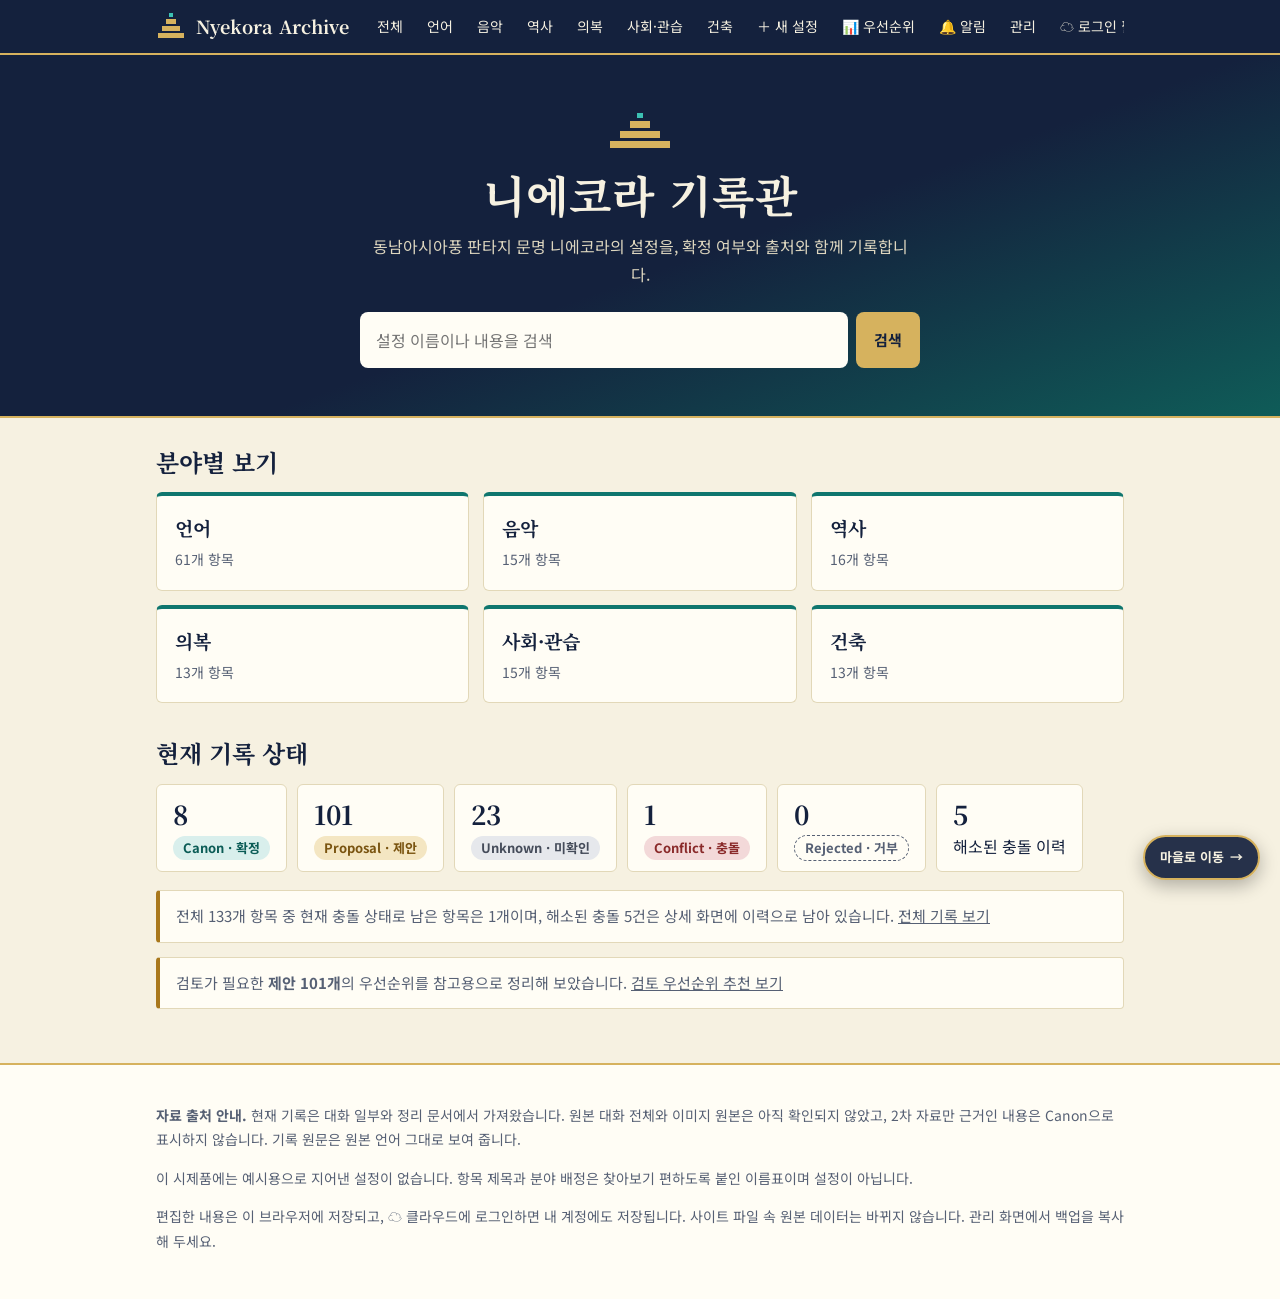
<file: index.html>
<!DOCTYPE html>
<html lang="ko">
<head>
<meta charset="utf-8">
<meta name="viewport" content="width=device-width, initial-scale=1, viewport-fit=cover">
<meta name="description" content="니에코라 설정 기록관">
<title>니에코라 기록관 · Nyekora Archive</title>
<link href="https://fonts.googleapis.com/css2?family=Noto+Serif+KR:wght@500;700&family=Noto+Sans+KR:wght@400;500;700&display=swap" rel="stylesheet">
<link rel="stylesheet" href="style.css">
</head>
<body>
<header><div class="hd">
<a class="logo" href="#"><svg width="30" height="30" viewBox="0 0 30 30" aria-hidden="true"><rect x="2" y="22" width="26" height="5" fill="#d6b25e"/><rect x="6" y="15" width="18" height="5" fill="#d6b25e"/><rect x="10" y="8" width="10" height="5" fill="#d6b25e"/><rect x="13" y="2" width="4" height="4" fill="#3cc1b3"/></svg><span>Nyekora Archive</span></a>
<nav id="nav" aria-label="분야"></nav></div></header>
<div id="app"></div>
<footer><div class="in" id="foot"></div></footer>
<a id="village-link" href="village/index.html" aria-label="니에코라 마을로 이동">마을로 이동 <span aria-hidden="true">→</span></a>
<script src="cloud-config.js"></script>
<script src="vendor/supabase.js"></script>
<script src="nyekora-data.js"></script>
<script src="priority-analyzer.js"></script>
<script src="nyekora-cloud.js"></script>
<script src="nyekora-app.js"></script>
<noscript>이 사이트는 JavaScript가 켜져 있어야 보입니다.</noscript>

</body>
</html>
</file>
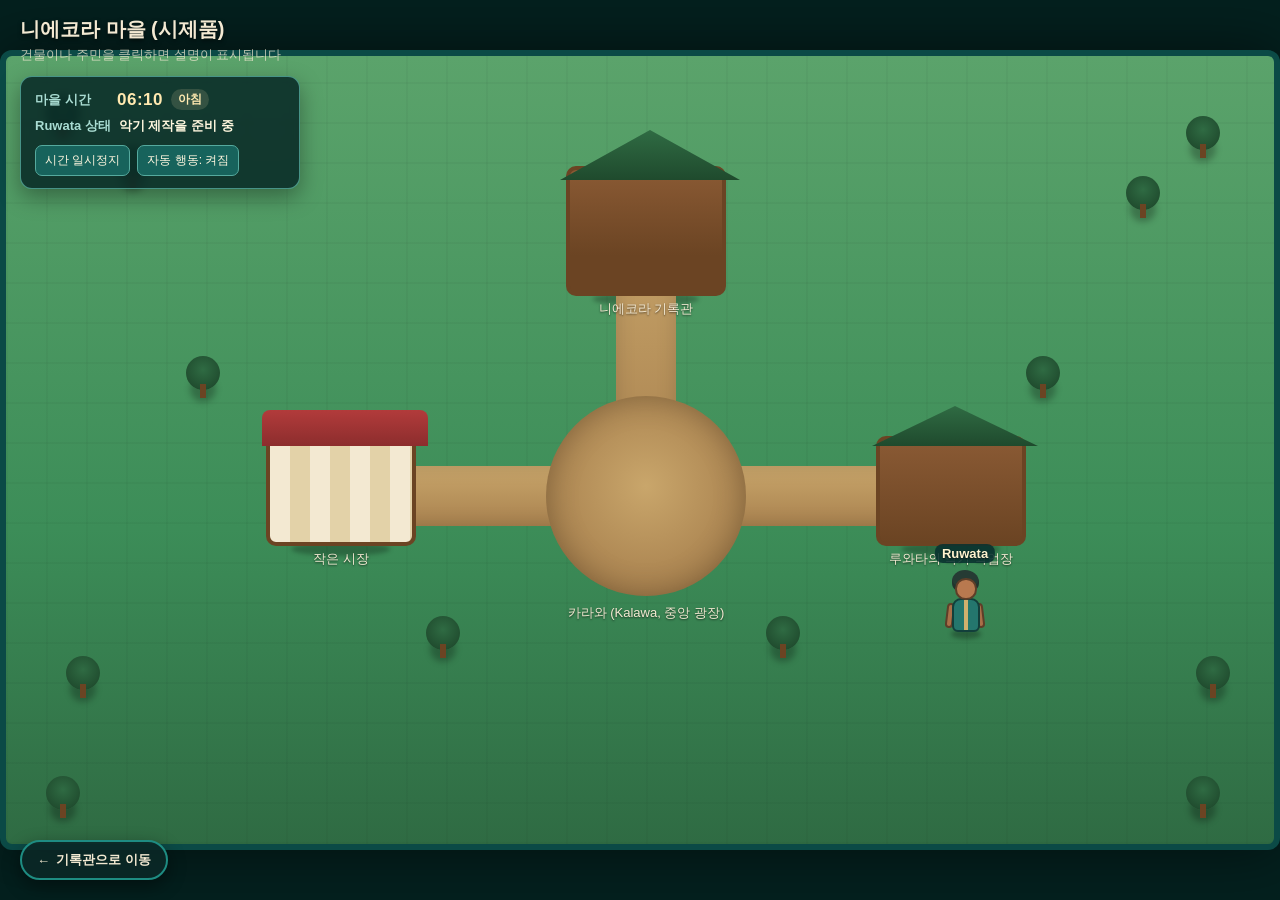
<file: village/index.html>
<!DOCTYPE html>
<html lang="ko">
<head>
  <link rel="icon" href="data:,">
  <meta charset="UTF-8">
  <meta name="viewport" content="width=device-width, initial-scale=1.0">
  <title>니에코라 마을 - 시제품</title>
  <link rel="stylesheet" href="village.css">
</head>
<body>

  <!-- 화면 상단 고정 안내 (지도 크기와 무관하게 항상 같은 위치) -->
  <div id="hud-title">니에코라 마을 (시제품)</div>
  <div id="hud-hint">건물이나 주민을 클릭하면 설명이 표시됩니다</div>
<!-- 마을 시간과 Ruwata의 현재 상태 -->
<div id="time-hud" aria-label="마을 시간 정보">
  <div class="time-row">
    <span class="time-label">마을 시간</span>
    <strong id="village-time">06:00</strong>
    <span id="village-period">아침</span>
  </div>

  <div class="time-row">
    <span class="time-label">Ruwata 상태</span>
    <strong id="ruwata-status">악기 제작 중</strong>
  </div>

  <div class="time-controls">
    <button id="time-toggle" type="button">시간 일시정지</button>
    <button id="behavior-toggle" type="button">자동 행동: 켜짐</button>
  </div>
</div>

  <!-- 창 크기에 맞춰 축소/확대되는 영역 -->
  <div id="viewport">
    <div id="stage">

      <!-- 흙길 -->
      <div class="path path-h"></div>
      <div class="path path-v"></div>

      <!-- 중앙 광장 (Kalawa) -->
      <div class="plaza"
           id="kalawa"
           data-name="카라와 (Kalawa, 중앙 광장)"
           data-desc="마을 사람들이 모여 이야기를 나누고 작은 축제가 열리는 열린 광장입니다. 배치는 아직 임시이며, 방향이나 건축 양식은 확정된 것이 아닙니다.">
      </div>

      <!-- 기록관 -->
      <div class="building archive"
           id="building-archive"
           data-name="니에코라 기록관"
           data-desc="마을의 역사와 구전 이야기를 모아 기록하고 보관하는 건물입니다. 야자잎 지붕과 목재 기둥으로 지어졌습니다.">
      </div>

      <!-- 작은 시장 -->
      <div class="building market"
           id="building-market"
           data-name="작은 시장"
           data-desc="아침마다 열리는 소규모 시장입니다. 열대 과일과 생활용품을 파는 좌판이 늘어서 있습니다.">
      </div>

      <!-- Ruwata의 악기 작업장 -->
      <div class="building workshop"
           id="building-workshop"
           data-name="루와타의 악기 작업장"
           data-desc="장인 루와타가 전통 타악기와 현악기를 만드는 작업장입니다. 나무를 깎고 다듬는 소리가 끊이지 않습니다.">
      </div>
<!--
  첫 번째 NPC: Ruwata
  초기 위치는 악기 작업장 근처이며, 위치와 이동 목적지는 임시 배치입니다.
-->
<button
  id="ruwata"
  class="npc"
  type="button"
  aria-label="Ruwata, 전통 악기 제작자"
  data-name="Ruwata"
  data-job="전통 악기 제작자"
  data-name-meaning="ruwa(물) + wata(나무)"
  data-personality="신중하고 호기심이 많음"
  data-knowledge="수랄라, 수타리"
  data-memory="아직 저장된 기억 없음"
>
  <span class="npc-name">Ruwata</span>

  <!-- 대화 중에도 기본값은 ...으로 표시 -->
  <span
    id="ruwata-speech-bubble"
    class="ruwata-speech-bubble"
    aria-live="polite"
    aria-hidden="true"
  >
    ...
  </span>

  <!-- CSS 도형으로 만든 작은 탑다운 캐릭터 -->
  <span class="npc-sprite" aria-hidden="true">
    <span class="npc-hair"></span>
    <span class="npc-head"></span>
    <span class="npc-body"></span>
    <span class="npc-arm npc-arm-left"></span>
    <span class="npc-arm npc-arm-right"></span>
  </span>
</button>
    </div>
  </div>

  <!-- 클릭 시 나타나는 설명 패널 -->
  <div id="info-panel" class="hidden">
    <button id="info-close" aria-label="닫기">✕</button>
    <h2 id="info-title"></h2>
    <p id="info-desc"></p>
<!-- NPC를 클릭했을 때만 나타나는 상세 정보 -->
<dl id="npc-details" class="npc-details hidden" aria-label="NPC 상세 정보">
  <div>
    <dt>이름 뜻</dt>
    <dd id="npc-meaning"></dd>
  </div>
  <div>
    <dt>직업</dt>
    <dd id="npc-job"></dd>
  </div>
  <div>
    <dt>성격</dt>
    <dd id="npc-personality"></dd>
  </div>
  <div>
    <dt>지식</dt>
    <dd id="npc-knowledge"></dd>
  </div>
  <div>
    <dt>기억</dt>
    <dd id="npc-memory"></dd>
  </div>
  <div>
  <dt>현재 상태</dt>
  <dd id="npc-current-status"></dd>
</div>
</dl>

<!-- NPC를 클릭했을 때만 나타나는 이동 버튼 -->
<div id="npc-actions" class="npc-actions hidden">
  <p class="npc-actions-title">이동할 장소</p>

  <button type="button" data-destination="kalawa">
    kalawa 광장
  </button>

  <button type="button" data-destination="workshop">
    악기 작업장
  </button>
</div>
  </div>

  <!-- Ruwata 대화창 -->
  <section
    id="ruwata-chat"
    class="ruwata-chat hidden"
    aria-labelledby="ruwata-chat-title"
  >
    <header class="ruwata-chat-header">
      <div>
        <h2 id="ruwata-chat-title">Ruwata</h2>
        <p>전통 악기 제작자</p>
      </div>

      <button
        id="ruwata-chat-close"
        class="ruwata-chat-close"
        type="button"
        aria-label="대화창 닫기"
      >
        ✕
      </button>
    </header>

    <div
      id="ruwata-chat-messages"
      class="ruwata-chat-messages"
      aria-live="polite"
      aria-label="Ruwata와의 대화 내용"
    ></div>

    <form id="ruwata-chat-form" class="ruwata-chat-form">
      <label class="sr-only" for="ruwata-chat-input">
        Ruwata에게 보낼 메시지
      </label>

      <input
        id="ruwata-chat-input"
        type="text"
        maxlength="300"
        autocomplete="off"
        placeholder="Ruwata에게 말을 걸어 보세요"
      >

      <button type="submit">전송</button>
    </form>

    <p id="ruwata-chat-note" class="ruwata-chat-note">
      대화는 이 브라우저에 저장됩니다. AI(Ollama Cloud)가 생성한 응답은 사실과 다를 수 있습니다.
    </p>
  </section>

  <a
    id="archive-link"
    href="https://jjunjjun2010.github.io/nyekora-archive/"
    aria-label="니에코라 기록관으로 이동"
  >
    <span aria-hidden="true">←</span> 기록관으로 이동
  </a>

  <script src="../cloud-config.js"></script>
  <script src="../vendor/supabase.js"></script>
  <script src="../nyekora-data.js"></script>
  <script src="npc-lore.js"></script>
  <script src="chat-store.js"></script>
  <script src="chat-sync.js"></script>
  <script src="village.js"></script>
</body>
</html>
</file>
<file: style.css>
:root{--bg:#f6f1e1;--sf:#fffdf5;--ink:#14213d;--mu:#566074;--ln:#e2d8b8;--teal:#0f766e;--gold:#a9781c;--navy:#14213d;--ivory:#f6f1e1;--gl:#d6b25e;
--cb:#d9efec;--pb:#f4e6c2;--ub:#e6e8ec;--xb:#f3d9d9;--cx:#0b5c56;--px:#7a5410;--ux:#454c5a;--xx:#8a2a2a;
box-sizing:border-box;padding-top:env(safe-area-inset-top,0px);padding-bottom:env(safe-area-inset-bottom,0px)}
@media (prefers-color-scheme:dark){:root:not([data-theme="light"]){--bg:#0e1829;--sf:#15233a;--ink:#f1ead6;--mu:#a9b3c4;--ln:#2a3a57;--teal:#3cc1b3;--gold:#d6b25e;--cb:#12403f;--pb:#463a1a;--ub:#2a3447;--xb:#4a2326;--cx:#8fe3d9;--px:#ecd08a;--ux:#c6ccd8;--xx:#f0aaaa}}
:root[data-theme="dark"]{--bg:#0e1829;--sf:#15233a;--ink:#f1ead6;--mu:#a9b3c4;--ln:#2a3a57;--teal:#3cc1b3;--gold:#d6b25e;--cb:#12403f;--pb:#463a1a;--ub:#2a3447;--xb:#4a2326;--cx:#8fe3d9;--px:#ecd08a;--ux:#c6ccd8;--xx:#f0aaaa}
html{scroll-padding-top:env(safe-area-inset-top,0px)}
*{box-sizing:border-box}
body{margin:0;background:var(--bg);color:var(--ink);font:400 16px/1.75 "Noto Sans KR",system-ui,sans-serif}
body::before{content:"";position:fixed;inset:0 0 auto;height:env(safe-area-inset-top,0px);background:var(--navy);z-index:10}
h1,h2,h3,.logo{font-family:"Noto Serif KR",Georgia,serif;line-height:1.35}
a{color:inherit}
:focus-visible{outline:3px solid var(--gl);outline-offset:2px}
header{position:sticky;top:env(safe-area-inset-top,0px);z-index:11;background:var(--navy);color:var(--ivory);border-bottom:2px solid var(--gl)}
.hd{max-width:1000px;margin:auto;padding:10px 16px;display:flex;gap:18px;align-items:center;flex-wrap:wrap}
.logo{display:flex;align-items:center;gap:10px;font-weight:700;font-size:18px;text-decoration:none;color:var(--ivory)}
nav{display:flex;gap:4px;overflow-x:auto;flex:1}
nav a{padding:4px 10px;border-radius:6px;text-decoration:none;font-size:14px;white-space:nowrap;color:var(--ivory)}
nav a:hover,nav a[aria-current]{background:rgba(214,178,94,.22);color:var(--gl)}
.hero{background:linear-gradient(160deg,#14213d 0%,#14213d 55%,#0f5c58 100%);color:var(--ivory);text-align:center;padding:56px 16px 48px;border-bottom:2px solid var(--gl)}
.hero h1{font-size:clamp(28px,6vw,44px);margin:14px 0 8px}
.hero p{max-width:34em;margin:0 auto 24px;color:#ddd6bf}
.step{display:block;margin:auto}
.sb{display:flex;gap:8px;max-width:560px;margin:auto}
.sb input{flex:1;min-width:0;padding:12px 14px;border-radius:8px;border:2px solid transparent;font:inherit;background:#fffdf5;color:#14213d}
.sb input:focus{border-color:var(--gl);outline:none}
.sb button,.btn{padding:12px 18px;border-radius:8px;border:0;background:var(--gl);color:#14213d;font:700 15px "Noto Sans KR",sans-serif;cursor:pointer}
main{max-width:1000px;margin:auto;padding:28px 16px 40px}
h2{font-size:24px;margin:0 0 14px}
.grid{display:grid;grid-template-columns:repeat(auto-fill,minmax(250px,1fr));gap:14px}
.cat{display:block;padding:18px;background:var(--sf);border:1px solid var(--ln);border-top:4px solid var(--teal);border-radius:6px;text-decoration:none}
.cat:hover{border-top-color:var(--gold)}
.cat b{font:700 19px "Noto Serif KR",serif}
.cat span{display:block;color:var(--mu);font-size:14px;margin-top:4px}
.badge{display:inline-block;padding:1px 10px;border-radius:99px;font-size:13px;font-weight:700;white-space:nowrap}
.Canon{background:var(--cb);color:var(--cx)}.Proposal{background:var(--pb);color:var(--px)}.Unknown{background:var(--ub);color:var(--ux)}.Conflict{background:var(--xb);color:var(--xx)}
.Rejected{background:transparent;color:var(--mu);border:1px dashed var(--mu)}
a.btn{display:inline-block;text-decoration:none}
.btn2{padding:10px 16px;border-radius:8px;border:1px solid var(--ln);background:var(--sf);color:var(--ink);font:500 15px "Noto Sans KR",sans-serif;cursor:pointer;text-decoration:none;display:inline-block}
.btn2.dg{color:var(--xx);border-color:var(--xx)}
.bar{display:flex;gap:8px;flex-wrap:wrap;margin:18px 0;align-items:center}
.fm label,.fm fieldset{display:block;margin:14px 0}.fm label{font-weight:500;font-size:15px}
.fm input,.fm textarea,.fm select{display:block;width:100%;margin-top:4px;padding:9px 11px;border:1px solid var(--ln);border-radius:6px;background:var(--sf);color:var(--ink);font:inherit}
.row2{display:grid;grid-template-columns:repeat(auto-fit,minmax(150px,1fr));gap:12px}
.srow{display:grid;grid-template-columns:minmax(0,1.2fr) minmax(0,2fr) auto;gap:8px;margin-bottom:8px}.srow input,.srow select{margin-top:0!important}.srow .cs{grid-column:1/-1}
.flash{max-width:1000px;margin:14px auto 0;padding:10px 16px;border-left:4px solid var(--teal);background:var(--sf);border-radius:4px}
.flash.warn,.note.err{border-left-color:var(--xx)}
.df{display:grid;grid-template-columns:80px 1fr 1fr;gap:8px;margin:6px 0;font-size:14px}.df div{white-space:pre-line;padding:4px 8px;border-radius:4px;word-break:break-word}
.bf{background:var(--xb)}.af{background:var(--cb)}
.lg{border-top:1px solid var(--ln);padding:8px 0;font-size:14px}
textarea.big{width:100%;min-height:150px;font:13px/1.5 monospace;padding:8px;border:1px solid var(--ln);border-radius:6px;background:var(--sf);color:var(--ink)}
@media (max-width:560px){.df{grid-template-columns:1fr}.srow{grid-template-columns:1fr}}
.sum{display:flex;gap:10px;flex-wrap:wrap;margin:10px 0 18px}
.sum div{background:var(--sf);border:1px solid var(--ln);border-radius:6px;padding:10px 16px;min-width:120px}
.sum strong{display:block;font:700 26px "Noto Serif KR",serif}
.note{background:var(--sf);border:1px solid var(--ln);border-left:4px solid var(--gold);padding:12px 16px;border-radius:4px;color:var(--mu);font-size:15px;margin:14px 0}
.item{display:block;background:var(--sf);border:1px solid var(--ln);border-radius:6px;padding:14px 18px;margin-bottom:10px;text-decoration:none}
.item:hover{border-color:var(--gold)}
.item h3{margin:0 0 6px;font-size:18px}
.item p{margin:0;color:var(--mu);font-size:15px;display:-webkit-box;-webkit-line-clamp:2;-webkit-box-orient:vertical;overflow:hidden}
.chips{display:flex;gap:8px;flex-wrap:wrap;margin:12px 0}
.chip{padding:5px 14px;border-radius:99px;border:1px solid var(--ln);background:var(--sf);color:var(--ink);font:500 14px "Noto Sans KR",sans-serif;cursor:pointer}
.chip[aria-pressed="true"]{background:var(--navy);color:var(--ivory);border-color:var(--navy)}
.crumb{font-size:14px;color:var(--mu);margin-bottom:10px}
.claim{white-space:pre-line;background:var(--sf);border:1px solid var(--ln);padding:16px 20px;border-radius:6px;font-family:Georgia,"Noto Serif KR",serif;font-size:17px}
.box{border:1px solid var(--ln);border-radius:6px;padding:14px 18px;margin:16px 0;background:var(--sf)}
.box h3{margin:0 0 8px;font-size:16px}
.box ul{margin:0;padding-left:20px}
.lc{font-size:13px;color:var(--mu);word-break:break-all}
.tags span{display:inline-block;margin:0 6px 6px 0;padding:0 8px;border:1px solid var(--ln);border-radius:4px;font-size:13px;color:var(--mu)}
footer{border-top:2px solid var(--gl);background:var(--sf)}
footer .in{max-width:1000px;margin:auto;padding:24px 16px 32px;color:var(--mu);font-size:14px}
#village-link{position:fixed;right:20px;bottom:20px;z-index:30;display:inline-flex;align-items:center;gap:6px;padding:9px 15px;border:2px solid var(--gl);border-radius:999px;background:rgba(20,33,61,.92);color:var(--ivory);font-size:13px;font-weight:700;text-decoration:none;box-shadow:0 6px 18px rgba(0,0,0,.28);transition:background .15s ease,border-color .15s ease,transform .15s ease}
#village-link:hover{background:rgba(15,118,110,.92);border-color:#7fd6c2;transform:translateY(-1px)}
#village-link:focus-visible{outline:3px solid var(--gl);outline-offset:3px}
@media (max-width:560px){.hero{padding:40px 16px 36px}.sb{flex-direction:column}#village-link{right:12px;bottom:12px;padding:8px 13px;font-size:12px}}

/* ===== 검토 우선순위 추천 (priority-analyzer.js) ===== */
.pr .pr-summary{display:grid;grid-template-columns:repeat(4,minmax(0,1fr));gap:10px;margin:16px 0}
.pr .pr-summary div{background:var(--sf);border:1px solid var(--ln);border-left:4px solid var(--teal);border-radius:6px;padding:10px 14px;color:var(--mu);font-size:13px}
.pr .pr-summary strong{display:block;font:700 24px "Noto Serif KR",serif;color:var(--ink)}
.pr .pr-statusline{display:flex;flex-wrap:wrap;gap:6px;align-items:center;margin:0 0 14px;font-size:13px;color:var(--mu)}
.pr .pr-chip{padding:1px 9px;border-radius:99px;border:1px solid var(--ln);background:var(--sf)}
.pr .pr-chip.Canon{background:var(--cb);color:var(--cx);border-color:transparent}
.pr .pr-chip.Proposal{background:var(--pb);color:var(--px);border-color:transparent}
.pr .pr-chip.Unknown{background:var(--ub);color:var(--ux);border-color:transparent}
.pr .pr-chip.Conflict{background:var(--xb);color:var(--xx);border-color:transparent}
.pr .pr-chip.Rejected{border-style:dashed}
.pr .pr-generated{margin-left:auto}
.pr .pr-readonly{border:1px solid var(--ln);border-left:4px solid var(--teal);background:var(--sf);border-radius:6px;padding:10px 14px;color:var(--mu);font-size:14px;margin:0 0 18px}
.pr .pr-item{background:var(--sf);border:1px solid var(--ln);border-top:4px solid var(--teal);border-radius:8px;padding:16px 18px;margin:0 0 14px}
.pr .pr-item.pr-top3{border-top-color:var(--gold)}
.pr .pr-item-head{display:flex;gap:12px;align-items:flex-start}
.pr .pr-rank{flex:0 0 auto;display:inline-flex;align-items:center;justify-content:center;width:34px;height:34px;border-radius:50%;background:var(--navy);color:var(--ivory);font:700 15px "Noto Serif KR",serif}
.pr .pr-top3 .pr-rank{background:var(--gold);color:#14213d}
.pr .pr-title{min-width:0;flex:1}
.pr .pr-title h3{margin:0 0 6px;font-size:18px;word-break:break-word}
.pr .pr-title h3 a{text-decoration:none}
.pr .pr-title h3 a:hover{text-decoration:underline}
.pr .pr-meta{display:flex;flex-wrap:wrap;gap:8px;align-items:center;font-size:13px;color:var(--mu)}
.pr .pr-score{font-weight:700;color:var(--gold)}
.pr .pr-cat{font-size:12px;color:var(--mu)}
.pr .pr-bar{height:8px;border-radius:99px;background:var(--ln);overflow:hidden;margin:12px 0 8px}
.pr .pr-bar span{display:block;height:100%;background:linear-gradient(90deg,var(--teal),var(--gl))}
.pr .pr-breakdown{display:grid;grid-template-columns:repeat(4,minmax(0,1fr));gap:6px;font-size:12px;color:var(--mu);margin-bottom:12px}
.pr .pr-breakdown span{background:var(--bg);border-radius:4px;padding:3px 6px;text-align:center}
.pr .pr-breakdown b{color:var(--ink)}
.pr .pr-cols{display:grid;grid-template-columns:1.15fr 1fr 1fr;gap:14px}
.pr .pr-sec{min-width:0}
.pr .pr-sec h4{margin:0 0 6px;font-size:13px;color:var(--ink);letter-spacing:.01em}
.pr .pr-sec ul{margin:0;padding-left:18px;font-size:13.5px;line-height:1.6;color:var(--mu)}
.pr .pr-sec li{margin:0 0 4px}
.pr .pr-dim ul{color:var(--mu)}
.pr .pr-links a{color:var(--teal);text-decoration:none}
.pr .pr-links a:hover{text-decoration:underline}
.pr .pr-empty{margin:0;font-size:13px;color:var(--mu)}
.pr .pr-rest{margin-top:6px}
.pr .pr-rest>summary{cursor:pointer;padding:12px 14px;background:var(--sf);border:1px solid var(--ln);border-radius:6px;font-weight:700;color:var(--ink)}
.pr .pr-rest[open]>summary{margin-bottom:14px}
.pr .pr-foot{margin-top:24px;border-top:1px solid var(--ln);padding-top:14px}
.pr .pr-foot h3{margin:0 0 8px;font-size:16px}
.pr .pr-foot ul{margin:0;padding-left:20px;color:var(--mu);font-size:14px;line-height:1.7}
@media (max-width:820px){.pr .pr-summary{grid-template-columns:repeat(2,minmax(0,1fr))}.pr .pr-cols{grid-template-columns:1fr}.pr .pr-breakdown{grid-template-columns:repeat(2,minmax(0,1fr))}}
@media (max-width:560px){.pr .pr-summary{grid-template-columns:1fr}.pr .pr-generated{margin-left:0;width:100%}}
.pr .hidden{display:none}
.pr .pr-import{margin:0 0 16px;border:1px solid var(--ln);border-radius:6px;background:var(--sf);padding:10px 14px}
.pr .pr-import>summary{cursor:pointer;font-weight:700;color:var(--ink)}
.pr .pr-import p{margin:8px 0}
.pr .pr-import input[type=file]{max-width:100%;font:inherit;color:var(--mu)}
.pr .pr-import code{font-size:12px;background:var(--bg);padding:1px 4px;border-radius:3px}

/* ===== 알림 설정 패널 (notify.js) ===== */
.nyekora-notify{max-width:680px;margin:auto;padding:24px 20px}
.nyekora-notify .crumb{font-size:14px;color:var(--mu);margin-bottom:12px}
.nyekora-notify h2{font-size:20px;margin:0 0 16px;color:var(--ink)}
.nyekora-notify .section{margin-bottom:24px}
.nyekora-notify .section h3{margin:0 0 12px;font-size:16px;color:var(--ink)}
.nyekora-notify .note{background:var(--sf);border:1px solid var(--ln);border-left:4px solid var(--gold);padding:12px 16px;border-radius:4px;color:var(--mu);font-size:14px;margin:16px 0}
.nyekora-notify .fm .row2{margin:16px 0}
.nyekora-notify .fm input[type=email]{width:100%}
.nyekora-notify .bar{display:flex;gap:8px;flex-wrap:wrap;margin:20px 0;align-items:center}
.nyekora-notify .btn2{padding:10px 16px;border-radius:8px;border:1px solid var(--ln);background:var(--sf);color:var(--ink);font:500 15px "Noto Sans KR",sans-serif;cursor:pointer;text-decoration:none;display:inline-block}
.nyekora-notify .btn2.dg{color:var(--xx);border-color:var(--xx)}
.nyekora-notify .lg{border-top:1px solid var(--ln);padding:8px 0;font-size:14px}
@media (max-width:560px){.nyekora-notify{padding:16px 12px} .nyekora-notify .fm .row2{grid-template-columns:1fr}}

/* 발송 이력 테이블 스타일 */
.nyekora-notify .history-table{width:100%;border-collapse:collapse;margin:16px 0}
.nyekora-notify .history-table th,..nyekora-notify .history-table td{border:1px solid var(--ln);padding:8px 12px;font-size:13px;color:var(--mu)}
.nyekora-notify .history-table th{background:var(--sf);color:var(--ink)}

/* ===== 검토 우선순위 추천 (priority-analyzer.js) ===== */
.pr .pr-summary{display:grid;grid-template-columns:repeat(4,minmax(0,1fr));gap:10px;margin:16px 0}
.pr .pr-summary div{background:var(--sf);border:1px solid var(--ln);border-left:4px solid var(--teal);border-radius:6px;padding:10px 14px;color:var(--mu);font-size:13px}
.pr .pr-summary strong{display:block;font:700 24px "Noto Serif KR",serif;color:var(--ink)}
.pr .pr-statusline{display:flex;flex-wrap:wrap;gap:6px;align-items:center;margin:0 0 14px;font-size:13px;color:var(--mu)}
.pr .pr-chip{padding:1px 9px;border-radius:99px;border:1px solid var(--ln);background:var(--sf)}
.pr .pr-chip.Canon{background:var(--cb);color:var(--cx);border-color:transparent}
.pr .pr-chip.Proposal{background:var(--pb);color:var(--px);border-color:transparent}
.pr .pr-chip.Unknown{background:var(--ub);color:var(--ux);border-color:transparent}
.pr .pr-chip.Conflict{background:var(--xb);color:var(--xx);border-color:transparent}
.pr .pr-chip.Rejected{border-style:dashed}
.pr .pr-generated{margin-left:auto}
.pr .pr-readonly{border:1px solid var(--ln);border-left:4px solid var(--teal);background:var(--sf);border-radius:6px;padding:10px 14px;color:var(--mu);font-size:14px;margin:0 0 18px}
.pr .pr-item{background:var(--sf);border:1px solid var(--ln);border-top:4px solid var(--teal);border-radius:8px;padding:16px 18px;margin:0 0 14px}
.pr .pr-item.pr-top3{border-top-color:var(--gold)}
.pr .pr-item-head{display:flex;gap:12px;align-items:flex-start}
.pr .pr-rank{flex:0 0 auto;display:inline-flex;align-items:center;justify-content:center;width:34px;height:34px;border-radius:50%;background:var(--navy);color:var(--ivory);font:700 15px "Noto Serif KR",serif}
.pr .pr-top3 .pr-rank{background:var(--gold);color:#14213d}
.pr .pr-title{min-width:0;flex:1}
.pr .pr-title h3{margin:0 0 6px;font-size:18px;word-break:break-word}
.pr .pr-title h3 a{text-decoration:none}
.pr .pr-title h3 a:hover{text-decoration:underline}
.pr .pr-meta{display:flex;flex-wrap:wrap;gap:8px;align-items:center;font-size:13px;color:var(--mu)}
.pr .pr-score{font-weight:700;color:var(--gold)}
.pr .pr-cat{font-size:12px;color:var(--mu)}
.pr .pr-bar{height:8px;border-radius:99px;background:var(--ln);overflow:hidden;margin:12px 0 8px}
.pr .pr-bar span{display:block;height:100%;background:linear-gradient(90deg,var(--teal),var(--gl))}
.pr .pr-breakdown{display:grid;grid-template-columns:repeat(4,minmax(0,1fr));gap:6px;font-size:12px;color:var(--mu);margin-bottom:12px}
.pr .pr-breakdown span{background:var(--bg);border-radius:4px;padding:3px 6px;text-align:center}
.pr .pr-breakdown b{color:var(--ink)}
.pr .pr-cols{display:grid;grid-template-columns:1.15fr 1fr 1fr;gap:14px}
.pr .pr-sec{min-width:0}
.pr .pr-sec h4{margin:0 0 6px;font-size:13px;color:var(--ink);letter-spacing:.01em}
.pr .pr-sec ul{margin:0;padding-left:18px;font-size:13.5px;line-height:1.6;color:var(--mu)}
.pr .pr-sec li{margin:0 0 4px}
.pr .pr-dim ul{color:var(--mu)}
.pr .pr-links a{color:var(--teal);text-decoration:none}
.pr .pr-links a:hover{text-decoration:underline}
.pr .pr-empty{margin:0;font-size:13px;color:var(--mu)}
.pr .pr-rest{margin-top:6px}
.pr .pr-rest>summary{cursor:pointer;padding:12px 14px;background:var(--sf);border:1px solid var(--ln);border-radius:6px;font-weight:700;color:var(--ink)}
.pr .pr-rest[open]>summary{margin-bottom:14px}
.pr .pr-foot{margin-top:24px;border-top:1px solid var(--ln);padding-top:14px}
.pr .pr-foot h3{margin:0 0 8px;font-size:16px}
.pr .pr-foot ul{margin:0;padding-left:20px;color:var(--mu);font-size:14px;line-height:1.7}
@media (max-width:820px){.pr .pr-summary{grid-template-columns:repeat(2,minmax(0,1fr))}.pr .pr-cols{grid-template-columns:1fr}.pr .pr-breakdown{grid-template-columns:repeat(2,minmax(0,1fr))}}
@media (max-width:560px){.pr .pr-summary{grid-template-columns:1fr}.pr .pr-generated{margin-left:0;width:100%}}
.pr .hidden{display:none}
.pr .pr-import{margin:0 0 16px;border:1px solid var(--ln);border-radius:6px;background:var(--sf);padding:10px 14px}
.pr .pr-import>summary{cursor:pointer;font-weight:700;color:var(--ink)}
.pr .pr-import p{margin:8px 0}
.pr .pr-import input[type=file]{max-width:100%;font:inherit;color:var(--mu)}
.pr .pr-import code{font-size:12px;background:var(--bg);padding:1px 4px;border-radius:3px}

/* ===== 알림 설정 패널 (notify.js) ===== */
.nyekora-notify{max-width:680px;margin:auto;padding:24px 20px}
.nyekora-notify .crumb{font-size:14px;color:var(--mu);margin-bottom:12px}
.nyekora-notify h2{font-size:20px;margin:0 0 16px;color:var(--ink)}
.nyekora-notify .section{margin-bottom:24px}
.nyekora-notify .section h3{margin:0 0 12px;font-size:16px;color:var(--ink)}
.nyekora-notify .note{background:var(--sf);border:1px solid var(--ln);border-left:4px solid var(--gold);padding:12px 16px;border-radius:4px;color:var(--mu);font-size:14px;margin:16px 0}
.nyekora-notify .fm .row2{margin:16px 0}
.nyekora-notify .fm input[type=email]{width:100%}
.nyekora-notify .bar{display:flex;gap:8px;flex-wrap:wrap;margin:20px 0;align-items:center}
.nyekora-notify .btn2{padding:10px 16px;border-radius:8px;border:1px solid var(--ln);background:var(--sf);color:var(--ink);font:500 15px "Noto Sans KR",sans-serif;cursor:pointer;text-decoration:none;display:inline-block}
.nyekora-notify .btn2.dg{color:var(--xx);border-color:var(--xx)}
.nyekora-notify .lg{border-top:1px solid var(--ln);padding:8px 0;font-size:14px}
@media (max-width:560px){.nyekora-notify{padding:16px 12px} .nyekora-notify .fm .row2{grid-template-columns:1fr}}

/* 발송 이력 테이블 스타일 */
.nyekora-notify .history-table{width:100%;border-collapse:collapse;margin:16px 0}
.nyekora-notify .history-table th,.nyekora-notify .history-table td{border:1px solid var(--ln);padding:8px 12px;font-size:13px;color:var(--mu)}
.nyekora-notify .history-table th{background:var(--sf);color:var(--ink)}
</file>
<file: village/village.css>
:root {
  --teal-dark: #0b4a46;
  --teal-light: #1e8c82;
  --green-dark: #2f6b43;
  --green: #3c8d58;
  --green-light: #5ba36b;
  --sand: #c9a66b;
  --sand-dark: #a9824f;
  --wood: #6b4423;
  --wood-light: #8a5a34;
  --leaf: #2f6b43;
  --cream: #f3e9d2;
}

* { box-sizing: border-box; }

html, body {
  margin: 0;
  padding: 0;
  width: 100%;
  height: 100%;
  background: #04201e;
  overflow: hidden;
  font-family: "Malgun Gothic", "Apple SD Gothic Neo", sans-serif;
}

/* 창 크기에 맞춰 중앙 정렬되는 뷰포트 */
#viewport {
  position: relative;
  width: 100vw;
  height: 100vh;
  display: flex;
  align-items: center;
  justify-content: center;
  overflow: hidden;
}

/* 고정 해상도의 마을 지도. JS에서 transform:scale로 축소/확대 */
#stage {
  position: relative;
  width: 1280px;
  height: 800px;
  background:
    repeating-linear-gradient(0deg, rgba(0,0,0,0.03) 0 2px, transparent 2px 40px),
    repeating-linear-gradient(90deg, rgba(0,0,0,0.03) 0 2px, transparent 2px 40px),
    linear-gradient(180deg, var(--green-light), var(--green) 60%, var(--green-dark));
  border: 6px solid var(--teal-dark);
  border-radius: 12px;
  box-shadow: 0 0 60px rgba(0,0,0,0.5);
  transform-origin: center center;
  overflow: hidden;
}

/* 흙길 */
.path {
  position: absolute;
  background: linear-gradient(180deg, var(--sand), var(--sand-dark));
  box-shadow: inset 0 0 20px rgba(0,0,0,0.15);
  border-radius: 6px;
}
.path-h { left: 300px; top: 410px; width: 650px; height: 60px; }
.path-v { left: 610px; top: 140px; width: 60px; height: 300px; }

/* 중앙 광장 */
.plaza {
  position: absolute;
  left: 540px;
  top: 340px;
  width: 200px;
  height: 200px;
  border-radius: 50%;
  background: radial-gradient(circle at 50% 45%, var(--sand) 0%, var(--sand-dark) 70%, #8f6a3d 100%);
  box-shadow: inset 0 0 30px rgba(0,0,0,0.25);
  cursor: pointer;
  transition: transform 0.15s ease;
}
.plaza:hover { transform: scale(1.03); }

/* 건물 공통 */
.building {
  position: absolute;
  cursor: pointer;
  border-radius: 10px;
  transition: transform 0.15s ease, filter 0.15s ease;
}
.building:hover {
  transform: translateY(-3px);
  filter: brightness(1.08);
}
.building::after {
  content: "";
  position: absolute;
  left: 50%;
  bottom: -14px;
  width: 70%;
  height: 14px;
  background: rgba(0,0,0,0.25);
  border-radius: 50%;
  transform: translateX(-50%);
  filter: blur(2px);
  z-index: -1;
}

/* 기록관: 야자잎 지붕 + 목재 */
.archive {
  left: 560px; top: 110px; width: 160px; height: 130px;
  background: linear-gradient(180deg, var(--wood-light) 0%, var(--wood) 70%);
  border: 4px solid var(--wood);
}
.archive::before {
  content: "";
  position: absolute;
  top: -40px; left: -10px;
  width: 180px; height: 50px;
  background: linear-gradient(180deg, var(--leaf), #1f4a2d);
  clip-path: polygon(50% 0%, 100% 100%, 0% 100%);
}

/* 작은 시장: 천막형 좌판 */
.market {
  left: 260px; top: 380px; width: 150px; height: 110px;
  background: repeating-linear-gradient(90deg, var(--cream) 0 20px, #e3d2a8 20px 40px);
  border: 4px solid var(--wood);
}
.market::before {
  content: "";
  position: absolute;
  top: -30px; left: -8px;
  width: 166px; height: 36px;
  background: linear-gradient(180deg, #b23b3b, #8c2d2d);
  border-radius: 8px 8px 0 0;
}

/* 루와타의 악기 작업장 */
.workshop {
  left: 870px; top: 380px; width: 150px; height: 110px;
  background: linear-gradient(180deg, var(--wood-light), var(--wood));
  border: 4px solid var(--wood);
}
.workshop::before {
  content: "";
  position: absolute;
  top: -34px; left: -8px;
  width: 166px; height: 40px;
  background: linear-gradient(180deg, var(--leaf), #1f4a2d);
  clip-path: polygon(50% 0%, 100% 100%, 0% 100%);
}

/* 야자수 장식 */
.tree {
  position: absolute;
  width: 34px; height: 34px;
  left: var(--x); top: var(--y);
  background: radial-gradient(circle at 50% 40%, var(--leaf) 0%, #1f4a2d 80%);
  border-radius: 50%;
  box-shadow: 0 16px 6px -4px rgba(0,0,0,0.25);
}
.tree::after {
  content: "";
  position: absolute;
  left: 50%; top: 28px;
  width: 6px; height: 14px;
  background: var(--wood);
  transform: translateX(-50%);
}

/* 건물/광장 이름표 (JS가 삽입) */
.label {
  position: absolute;
  bottom: -26px;
  left: 50%;
  transform: translateX(-50%);
  font-size: 13px;
  color: var(--cream);
  text-shadow: 0 1px 2px rgba(0,0,0,0.6);
  white-space: nowrap;
  pointer-events: none;
}

/* 좌상단 고정 타이틀 (지도 크기와 무관) */
#hud-title {
  position: fixed;
  top: 16px; left: 20px;
  color: var(--cream);
  font-size: 20px;
  font-weight: bold;
  text-shadow: 0 2px 4px rgba(0,0,0,0.6);
  z-index: 10;
}
#hud-hint {
  position: fixed;
  top: 46px; left: 20px;
  color: rgba(243,233,210,0.75);
  font-size: 13px;
  z-index: 10;
}

/* 설명 패널 */
#info-panel {
  position: fixed;
  right: 24px; bottom: 24px;
  width: 280px;
  background: rgba(10, 40, 38, 0.92);
  border: 2px solid var(--teal-light);
  border-radius: 12px;
  padding: 16px 18px;
  color: var(--cream);
  box-shadow: 0 8px 24px rgba(0,0,0,0.5);
  transition: opacity 0.2s ease, transform 0.2s ease;
  z-index: 20;
}
#info-panel.hidden {
  opacity: 0;
  pointer-events: none;
  transform: translateY(10px);
}
#info-panel h2 { margin: 0 0 8px; font-size: 17px; color: #ffe9b0; }
#info-panel p { margin: 0; font-size: 13px; line-height: 1.5; }
#info-close {
  position: absolute;
  top: 8px; right: 10px;
  background: none; border: none;
  color: var(--cream);
  font-size: 14px;
  cursor: pointer;
}

/* =========================================================
   첫 번째 NPC: Ruwata
   기존 지도 디자인 위에 독립된 캐릭터 요소만 추가한다.
   ========================================================= */

/* 캐릭터 전체 버튼 */
.npc {
  position: absolute;
  left: 930px;
  top: 510px;
  width: 58px;
  height: 82px;
  margin: 0;
  padding: 0;
  border: 0;
  background: transparent;
  color: var(--cream);
  cursor: pointer;
  z-index: 12;

  /*
    left와 top에 전환 효과를 적용한다.
    실제 위치가 계속 변하므로 이동 중에도 클릭할 수 있다.
  */
  transition:
    left 1.8s ease-in-out,
    top 1.8s ease-in-out,
    filter 0.15s ease;
}

.npc:hover,
.npc:focus-visible {
  filter: brightness(1.12);
}

.npc:focus-visible {
  outline: 3px solid #ffe9a8;
  outline-offset: 5px;
  border-radius: 8px;
}

/* 이동 중임을 보여 주는 가벼운 상하 움직임 */
.npc.is-moving .npc-sprite {
  animation: ruwata-walk 0.35s ease-in-out infinite alternate;
}

@keyframes ruwata-walk {
  from {
    transform: translateY(0);
  }

  to {
    transform: translateY(-4px);
  }
}

/* NPC 이름표 */
.npc-name {
  position: absolute;
  left: 50%;
  top: -22px;
  transform: translateX(-50%);
  padding: 3px 7px;
  border-radius: 8px;
  background: rgba(8, 50, 47, 0.88);
  color: #fff4cf;
  font-size: 13px;
  font-weight: 700;
  line-height: 1;
  white-space: nowrap;
  text-shadow: 0 1px 2px rgba(0, 0, 0, 0.65);
  pointer-events: none;
}

/* 작은 탑다운 캐릭터 */
.npc-sprite {
  position: absolute;
  left: 8px;
  top: 3px;
  width: 42px;
  height: 68px;
  pointer-events: none;
}

/* 바닥 그림자 */
.npc-sprite::after {
  content: "";
  position: absolute;
  left: 7px;
  bottom: -2px;
  width: 30px;
  height: 10px;
  border-radius: 50%;
  background: rgba(0, 0, 0, 0.28);
  filter: blur(2px);
  z-index: -1;
}

/* 머리카락 */
.npc-hair {
  position: absolute;
  left: 8px;
  top: 1px;
  width: 27px;
  height: 23px;
  border-radius: 48% 52% 44% 44%;
  background: #263b34;
  box-shadow: inset 0 -5px 0 rgba(0, 0, 0, 0.12);
  z-index: 3;
}

/* 얼굴 */
.npc-head {
  position: absolute;
  left: 11px;
  top: 9px;
  width: 22px;
  height: 22px;
  border: 2px solid #5e3e28;
  border-radius: 48%;
  background: #b8794f;
  z-index: 4;
}

/* 몸통: 열대 지역의 차분한 청록색 작업복 */
.npc-body {
  position: absolute;
  left: 8px;
  top: 29px;
  width: 28px;
  height: 34px;
  border: 2px solid #123f3b;
  border-radius: 9px 9px 6px 6px;
  background:
    linear-gradient(
      90deg,
      transparent 0 42%,
      #d1b06d 42% 57%,
      transparent 57%
    ),
    #24766d;
  z-index: 2;
}

/* 양팔 */
.npc-arm {
  position: absolute;
  top: 34px;
  width: 8px;
  height: 25px;
  border: 2px solid #5e3e28;
  border-radius: 6px;
  background: #a96f48;
  z-index: 1;
}

.npc-arm-left {
  left: 2px;
  transform: rotate(7deg);
}

.npc-arm-right {
  right: 2px;
  transform: rotate(-7deg);
}

/* NPC 상세 정보 */
.npc-details {
  margin: 14px 0 0;
  padding: 11px 0 0;
  border-top: 1px solid rgba(243, 233, 210, 0.24);
}

.npc-details.hidden,
.npc-actions.hidden {
  display: none;
}

.npc-details div {
  display: grid;
  grid-template-columns: 66px 1fr;
  gap: 8px;
  margin: 0 0 7px;
}

.npc-details dt {
  color: #a9dcd2;
  font-size: 12px;
  font-weight: 700;
}

.npc-details dd {
  margin: 0;
  color: var(--cream);
  font-size: 12px;
  line-height: 1.45;
}

/* NPC 이동 영역 */
.npc-actions {
  margin-top: 13px;
  padding-top: 12px;
  border-top: 1px solid rgba(243, 233, 210, 0.24);
}

.npc-actions-title {
  margin: 0 0 8px !important;
  color: #ffe9b0;
  font-size: 12px !important;
  font-weight: 700;
}

.npc-actions button {
  min-height: 34px;
  margin: 0 6px 6px 0;
  padding: 7px 10px;
  border: 1px solid #55aa9e;
  border-radius: 7px;
  background: #17635c;
  color: #fff7df;
  font-family: inherit;
  font-size: 12px;
  cursor: pointer;
  transition:
    background 0.15s ease,
    transform 0.15s ease;
}

.npc-actions button:hover {
  background: #228076;
  transform: translateY(-1px);
}

.npc-actions button:focus-visible {
  outline: 2px solid #ffe9a8;
  outline-offset: 2px;
}

/* 작은 PC 창에서도 패널이 지도 대부분을 가리지 않도록 조정 */
@media (max-width: 760px), (max-height: 620px) {
  #info-panel {
    right: 12px;
    bottom: 12px;
    width: min(310px, calc(100vw - 24px));
    max-height: calc(100vh - 100px);
    overflow-y: auto;
  }
}

/* 사용자가 운영체제에서 동작 줄이기를 선택한 경우 */
@media (prefers-reduced-motion: reduce) {
  .npc {
    transition-duration: 0.01ms;
  }

  .npc.is-moving .npc-sprite {
    animation: none;
  }
}
/* =========================================================
   마을 시간 HUD / Ruwata 일상 상태 표시
   ========================================================= */

#time-hud {
  position: fixed;
  top: 76px;
  left: 20px;
  width: 280px;
  padding: 12px 14px;
  border: 1px solid rgba(85, 170, 158, 0.8);
  border-radius: 12px;
  background: rgba(8, 40, 38, 0.86);
  color: var(--cream);
  box-shadow: 0 8px 22px rgba(0, 0, 0, 0.35);
  z-index: 15;
  backdrop-filter: blur(4px);
}

.time-row {
  display: flex;
  align-items: center;
  gap: 8px;
  margin-bottom: 7px;
  font-size: 13px;
}

.time-label {
  min-width: 74px;
  color: #a9dcd2;
  font-weight: 700;
}

#village-time {
  color: #ffe9b0;
  font-size: 17px;
  letter-spacing: 0.5px;
}

#village-period {
  padding: 2px 7px;
  border-radius: 999px;
  background: rgba(255, 233, 176, 0.14);
  color: #ffe9b0;
  font-size: 12px;
  font-weight: 700;
}

#ruwata-status {
  color: #fff7df;
  font-size: 13px;
  line-height: 1.35;
}

.time-controls {
  display: flex;
  flex-wrap: wrap;
  gap: 7px;
  margin-top: 10px;
}

.time-controls button {
  min-height: 31px;
  padding: 6px 9px;
  border: 1px solid #55aa9e;
  border-radius: 7px;
  background: #17635c;
  color: #fff7df;
  font-family: inherit;
  font-size: 12px;
  cursor: pointer;
  transition:
    background 0.15s ease,
    transform 0.15s ease;
}

.time-controls button:hover {
  background: #228076;
  transform: translateY(-1px);
}

.time-controls button:focus-visible {
  outline: 2px solid #ffe9a8;
  outline-offset: 2px;
}

/* 작은 화면에서는 시간 패널이 너무 크게 가리지 않도록 조정 */
@media (max-width: 760px), (max-height: 620px) {
  #time-hud {
    top: 70px;
    left: 12px;
    width: min(290px, calc(100vw - 24px));
  }
}

/* =========================================================
   Ruwata 대화 기능
   외부 API 없이 테스트 응답만 사용하는 UI
   ========================================================= */

/* 스크린 리더용 숨김 레이블 */
.sr-only {
  position: absolute;
  width: 1px;
  height: 1px;
  padding: 0;
  margin: -1px;
  overflow: hidden;
  clip: rect(0, 0, 0, 0);
  white-space: nowrap;
  border: 0;
}

/* Ruwata 머리 위 말풍선 */
.ruwata-speech-bubble {
  position: absolute;
  left: 50%;
  top: -53px;
  z-index: 20;
  min-width: 38px;
  padding: 5px 9px;
  border: 2px solid #174e49;
  border-radius: 12px;
  background: #fff7dc;
  color: #174e49;
  font-size: 14px;
  font-weight: 700;
  line-height: 1;
  text-align: center;
  white-space: nowrap;
  transform: translateX(-50%);
  box-shadow: 0 3px 8px rgba(0, 0, 0, 0.28);
  pointer-events: none;
}

.ruwata-speech-bubble::after {
  content: "";
  position: absolute;
  left: 50%;
  bottom: -8px;
  width: 13px;
  height: 13px;
  border-right: 2px solid #174e49;
  border-bottom: 2px solid #174e49;
  background: #fff7dc;
  transform: translateX(-50%) rotate(45deg);
}

/* 대화창 */
.ruwata-chat {
  position: fixed;
  right: 24px;
  bottom: 24px;
  z-index: 40;
  display: flex;
  flex-direction: column;
  width: min(380px, calc(100vw - 32px));
  height: min(500px, calc(100vh - 48px));
  overflow: hidden;
  border: 2px solid #318c82;
  border-radius: 16px;
  background: rgba(7, 39, 37, 0.97);
  color: var(--cream);
  box-shadow: 0 12px 32px rgba(0, 0, 0, 0.5);
}

.ruwata-chat.hidden { display: none; }

.ruwata-chat-header {
  display: flex;
  align-items: center;
  justify-content: space-between;
  flex: 0 0 auto;
  padding: 14px 16px;
  border-bottom: 1px solid rgba(169, 220, 210, 0.25);
  background: rgba(23, 99, 92, 0.9);
}

.ruwata-chat-header h2 {
  margin: 0;
  color: #fff0bc;
  font-size: 18px;
}

.ruwata-chat-header p {
  margin: 4px 0 0;
  color: #b9ddd5;
  font-size: 12px;
}

.ruwata-chat-close {
  width: 30px;
  height: 30px;
  border: 0;
  border-radius: 50%;
  background: transparent;
  color: #fff7df;
  font-size: 16px;
  cursor: pointer;
}

.ruwata-chat-close:hover { background: rgba(255, 255, 255, 0.14); }

.ruwata-chat-messages {
  flex: 1 1 auto;
  min-height: 0;
  overflow-y: auto;
  padding: 14px;
  scroll-behavior: smooth;
}

.ruwata-chat-message { display: flex; margin: 0 0 11px; }
.ruwata-chat-message.user { justify-content: flex-end; }
.ruwata-chat-message.assistant { justify-content: flex-start; }

.ruwata-chat-content {
  display: flex;
  flex-direction: column;
  max-width: 82%;
}

.ruwata-chat-bubble {
  max-width: 100%;
  padding: 9px 11px;
  border-radius: 13px;
  font-size: 13px;
  line-height: 1.5;
  white-space: pre-wrap;
  overflow-wrap: anywhere;
}

.ruwata-chat-time {
  display: block;
  margin-top: 4px;
  font-size: 10px;
  opacity: 0.62;
  text-align: right;
}

.ruwata-chat-refs {
  margin-top: 4px;
  color: #9ac8c0;
  font-size: 10px;
  line-height: 1.5;
}

.lore-status {
  display: inline-block;
  padding: 0 4px;
  border-radius: 4px;
  font-size: 9px;
  font-weight: 700;
  vertical-align: 1px;
}

.lore-status.canon { background: #2e7d5b; color: #eafff3; }
.lore-status.proposal { background: #8a6d1f; color: #fff6d8; }
.lore-status.unknown { background: #5b5b5b; color: #f0f0f0; }
.lore-status.conflict { background: #8a2f2f; color: #ffe6e6; }

.ruwata-chat-message.user .ruwata-chat-bubble {
  border-bottom-right-radius: 4px;
  background: #267d73;
  color: #fff9e8;
}

.ruwata-chat-message.assistant .ruwata-chat-bubble {
  border-bottom-left-radius: 4px;
  background: #f1e5c4;
  color: #173e3a;
}

.ruwata-chat-message.error {
  justify-content: center;
}

.ruwata-chat-message.error .ruwata-chat-bubble.error {
  background: rgba(180, 60, 60, 0.22);
  color: #ffbfbf;
  border: 1px solid rgba(255, 150, 150, 0.35);
  font-size: 12px;
  text-align: center;
}

.ruwata-chat-form {
  display: flex;
  flex: 0 0 auto;
  gap: 7px;
  padding: 10px;
  border-top: 1px solid rgba(169, 220, 210, 0.25);
  background: rgba(4, 31, 29, 0.96);
}

.ruwata-chat-form input {
  min-width: 0;
  flex: 1;
  height: 38px;
  padding: 0 11px;
  border: 1px solid #4b9e94;
  border-radius: 8px;
  background: #eef4df;
  color: #173e3a;
  font-family: inherit;
  font-size: 13px;
}

.ruwata-chat-form input:focus { outline: 2px solid #ffe9a8; outline-offset: 1px; }

.ruwata-chat-form button {
  flex: 0 0 auto;
  height: 38px;
  padding: 0 13px;
  border: 1px solid #73c0b3;
  border-radius: 8px;
  background: #17635c;
  color: #fff7df;
  font-family: inherit;
  font-size: 13px;
  cursor: pointer;
}

.ruwata-chat-form button:hover { background: #248378; }
.ruwata-chat-form button:disabled, .ruwata-chat-form input:disabled { opacity: 0.6; cursor: not-allowed; }

.ruwata-chat-note {
  flex: 0 0 auto;
  margin: 0;
  padding: 6px 12px 9px;
  color: #9ac8c0;
  font-size: 10px;
  text-align: center;
}

.ruwata-chat-note.sync-ok { color: #7fd6c2; }
.ruwata-chat-note.sync-error { color: #e08a8a; }

/* 기록관으로 이동하는 하단 버튼 */
#archive-link {
  position: fixed;
  left: 20px;
  bottom: 20px;
  z-index: 30;
  display: inline-flex;
  align-items: center;
  gap: 6px;
  padding: 9px 15px;
  border: 2px solid var(--teal-light);
  border-radius: 999px;
  background: rgba(10, 40, 38, 0.92);
  color: var(--cream);
  font-size: 13px;
  font-weight: 700;
  text-decoration: none;
  box-shadow: 0 6px 18px rgba(0, 0, 0, 0.42);
  transition: background 0.15s ease, border-color 0.15s ease, transform 0.15s ease;
}

#archive-link:hover {
  background: rgba(30, 140, 130, 0.92);
  border-color: #7fd6c2;
  transform: translateY(-1px);
}

#archive-link:focus-visible {
  outline: 3px solid #ffe9a8;
  outline-offset: 3px;
}

@media (max-width: 600px) {
  #archive-link {
    left: 12px;
    bottom: 12px;
    padding: 8px 13px;
    font-size: 12px;
  }

  .ruwata-chat {
    right: 12px;
    bottom: 12px;
    width: calc(100vw - 24px);
    height: min(470px, calc(100vh - 24px));
    border-radius: 13px;
  }

  .ruwata-speech-bubble { top: -49px; font-size: 13px; }
}

/* 대화창이 닫혀 있을 때 말풍선을 숨긴다 */
.ruwata-speech-bubble {
  display: none;
}

/* 대화창이 열려 있을 때만 말풍선을 표시한다 */
#ruwata.chat-open .ruwata-speech-bubble {
  display: block;
}
</file>
